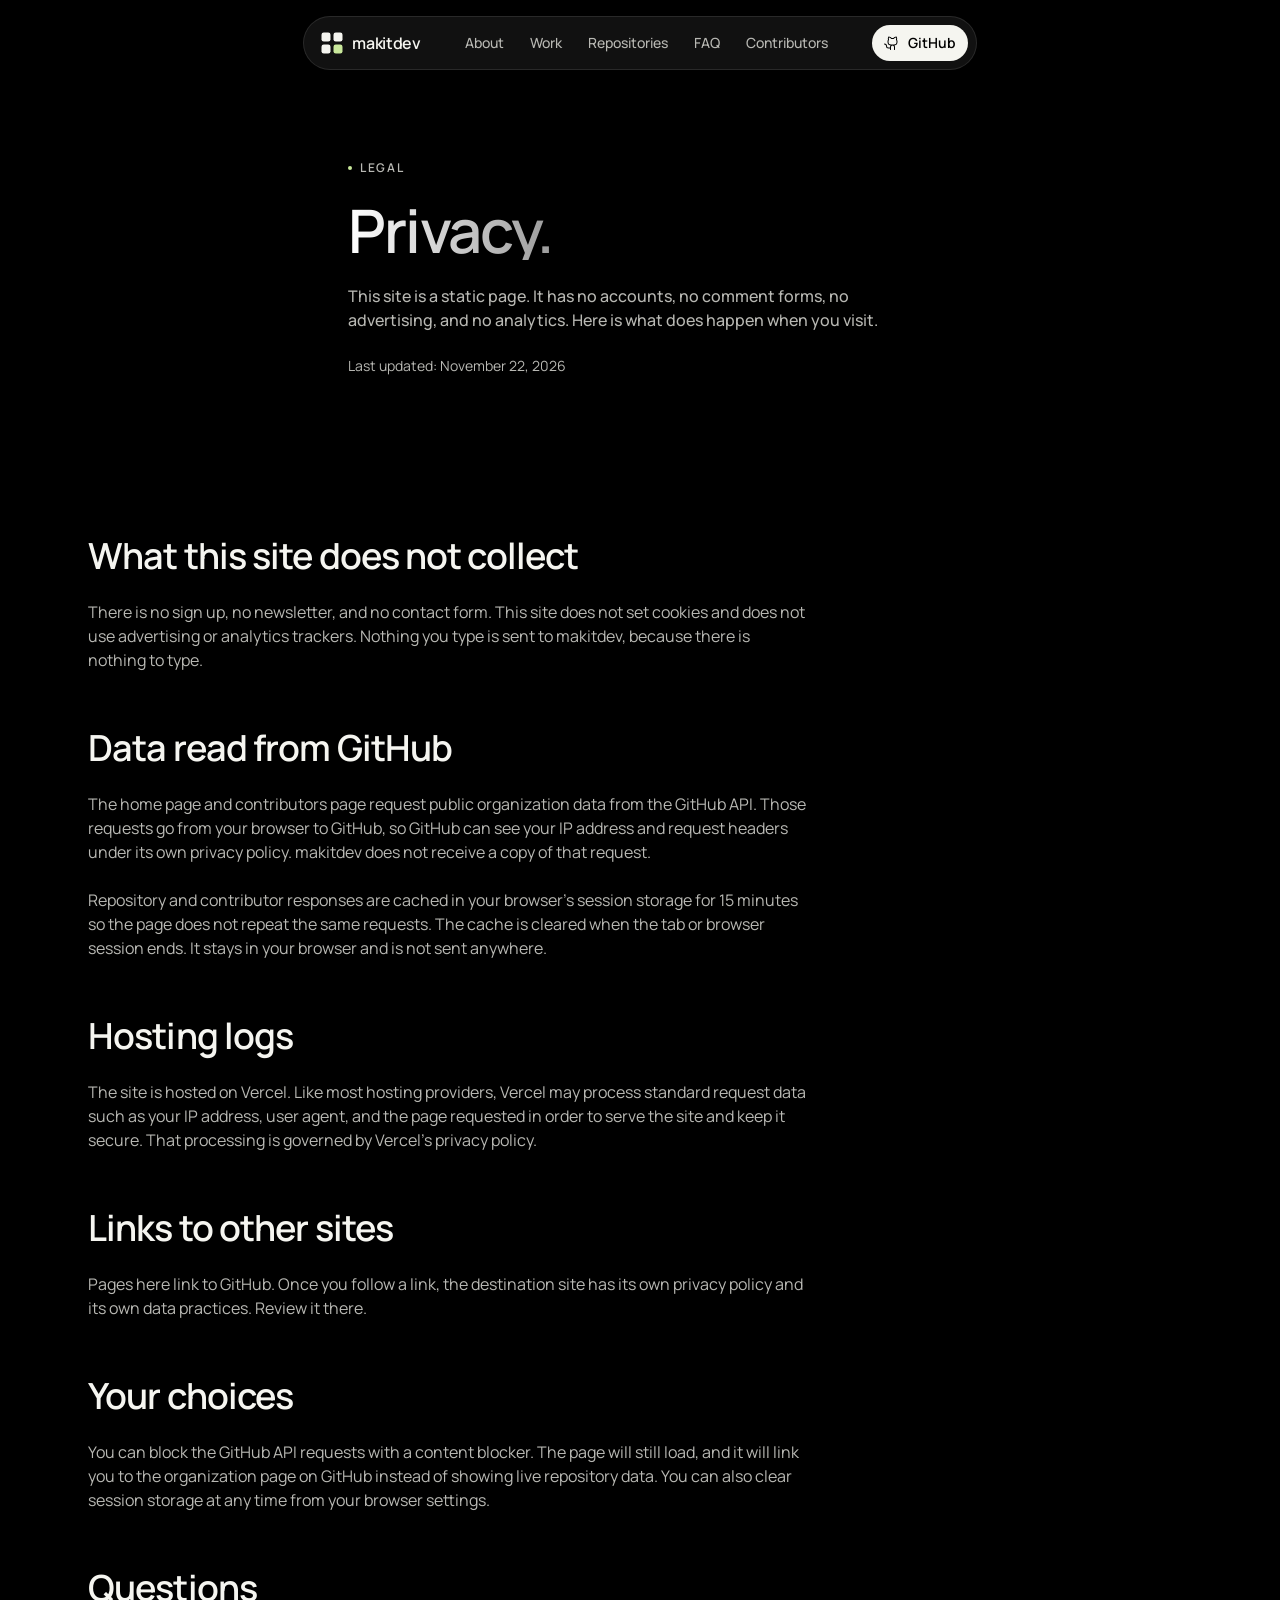
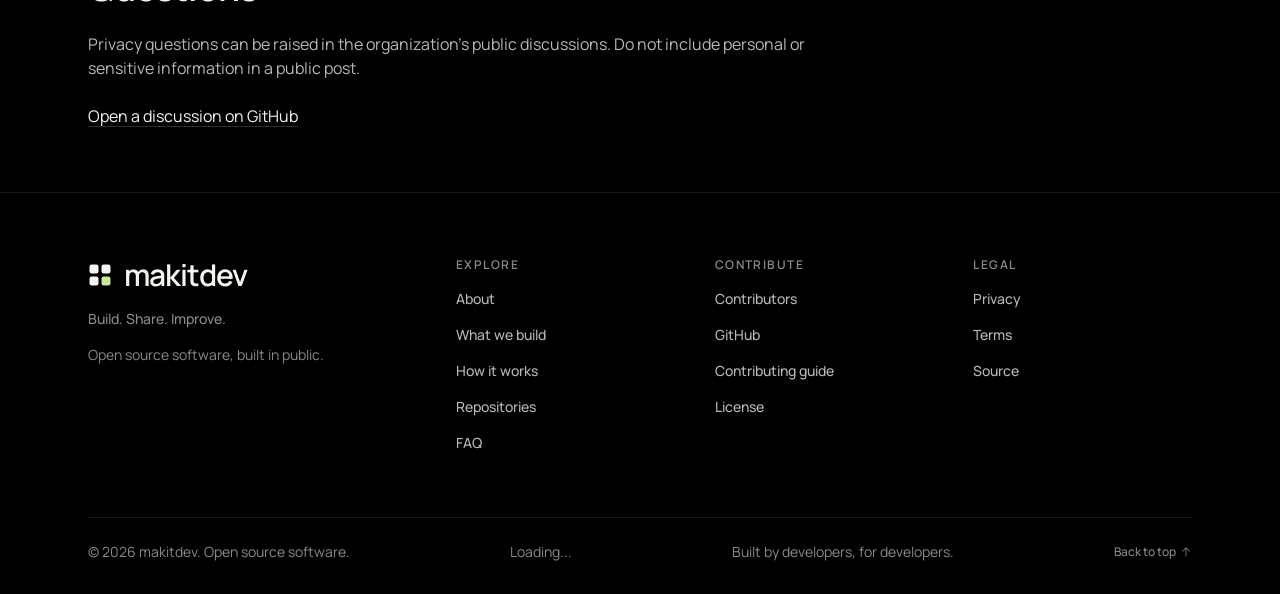
<file: privacy.html>
<!DOCTYPE html>
<html lang="en">
<head>
  <meta charset="UTF-8">
  <meta name="viewport" content="width=device-width, initial-scale=1">
  <title>Privacy | makitdev</title>
  <meta name="description" content="How the makitdev website handles data. No accounts, no analytics, no advertising, and no cookies set by this site.">
  <meta name="author" content="makitdev">
  <meta name="theme-color" content="#000000">
  <link rel="canonical" href="https://makitdev.vercel.app/privacy.html">
  <meta name="robots" content="index, follow">

  <meta property="og:type" content="website">
  <meta property="og:url" content="https://makitdev.vercel.app/privacy.html">
  <meta property="og:title" content="Privacy | makitdev">
  <meta property="og:description" content="How the makitdev website handles data. No accounts, no analytics, no advertising, and no cookies set by this site.">
  <meta property="og:site_name" content="makitdev">
  <meta property="og:image" content="https://makitdev.vercel.app/assets/images/og-1200x630.png">
  <meta property="og:image:width" content="1200">
  <meta property="og:image:height" content="630">
  <meta property="og:image:alt" content="makitdev, built to be used.">

  <meta name="twitter:card" content="summary_large_image">
  <meta name="twitter:title" content="Privacy | makitdev">
  <meta name="twitter:description" content="How the makitdev website handles data. No accounts, no analytics, no advertising, and no cookies set by this site.">
  <meta name="twitter:image" content="https://makitdev.vercel.app/assets/images/og-1200x630.png">

  <link rel="icon" type="image/svg+xml" href="assets/images/favicon.svg">
  <link rel="apple-touch-icon" href="assets/images/apple-touch-icon.png">
  <link rel="preload" href="assets/fonts/manrope-latin.woff2" as="font" type="font/woff2" crossorigin>
  <link rel="stylesheet" href="assets/css/site.min.css?v=4">
  <script>document.documentElement.classList.add("js");</script>
  <noscript>
    <style>
      .nav-toggle { display: none !important; }
      @media (max-width: 900px) {
        .nav { width: 100%; flex-wrap: wrap; justify-content: space-between; border-radius: var(--radius-2xl); }
        .nav-links { display: flex; flex-wrap: wrap; width: 100%; order: 3; justify-content: flex-start; }
        .nav-github { display: inline-flex; }
      }
    </style>
  </noscript>
</head>
<body id="top">

  <a class="skip-link" href="#main">Skip to content</a>

  <header class="site-header">
    <div class="nav">
      <a class="brand" href="index.html" aria-label="makitdev home">
        <svg class="brand-mark" viewBox="0 0 64 64" aria-hidden="true" focusable="false">
          <rect x="4" y="4" width="24" height="24" rx="6" fill="currentColor"/>
          <rect x="36" y="4" width="24" height="24" rx="6" fill="currentColor"/>
          <rect x="4" y="36" width="24" height="24" rx="6" fill="currentColor"/>
          <rect class="brand-mark-accent" x="36" y="36" width="24" height="24" rx="6" fill="currentColor"/>
        </svg>
        <span class="brand-word">makitdev</span>
      </a>
      <nav aria-label="Primary">
        <ul class="nav-links">
          <li><a href="index.html#about">About</a></li>
          <li><a href="index.html#work">Work</a></li>
          <li><a href="index.html#repositories">Repositories</a></li>
          <li><a href="index.html#faq">FAQ</a></li>
          <li><a href="contributors.html">Contributors</a></li>
        </ul>
      </nav>
      <a class="nav-github" href="https://github.com/makitdev" target="_blank" rel="noopener noreferrer">
        <svg class="icon" aria-hidden="true" viewBox="0 0 256 256"><path fill="currentColor" d="M208.31,75.68A59.78,59.78,0,0,0,202.93,28,8,8,0,0,0,196,24a59.75,59.75,0,0,0-48,24H124A59.75,59.75,0,0,0,76,24a8,8,0,0,0-6.93,4,59.78,59.78,0,0,0-5.38,47.68A58.14,58.14,0,0,0,56,104v8a56.06,56.06,0,0,0,48.44,55.47A39.8,39.8,0,0,0,96,192v8H72a24,24,0,0,1-24-24A40,40,0,0,0,8,136a8,8,0,0,0,0,16,24,24,0,0,1,24,24,40,40,0,0,0,40,40H96v16a8,8,0,0,0,16,0V192a24,24,0,0,1,48,0v40a8,8,0,0,0,16,0V192a39.8,39.8,0,0,0-8.44-24.53A56.06,56.06,0,0,0,216,112v-8A58.14,58.14,0,0,0,208.31,75.68ZM200,112a40,40,0,0,1-40,40H112a40,40,0,0,1-40-40v-8a41.74,41.74,0,0,1,6.9-22.48A8,8,0,0,0,80,73.83a43.81,43.81,0,0,1,.79-33.58,43.88,43.88,0,0,1,32.32,20.06A8,8,0,0,0,119.82,64h32.35a8,8,0,0,0,6.74-3.69,43.87,43.87,0,0,1,32.32-20.06A43.81,43.81,0,0,1,192,73.83a8.09,8.09,0,0,0,1,7.65A41.72,41.72,0,0,1,200,104Z"/></svg>
        GitHub
      </a>
      <button class="nav-toggle" type="button" aria-expanded="false" aria-controls="nav-drawer">
        <span class="nav-toggle-label">Menu</span>
        <span class="nav-toggle-bars" aria-hidden="true"><span></span><span></span></span>
      </button>
    </div>
  </header>

  <button class="nav-scrim" type="button" aria-label="Close menu"></button>

  <div class="nav-drawer" id="nav-drawer" role="dialog" aria-modal="true" aria-label="Menu">
    <nav aria-label="Mobile">
      <ul class="nav-drawer-list">
        <li style="--i:0"><a href="index.html#about"><span>About</span><span class="nav-drawer-index">01</span></a></li>
        <li style="--i:1"><a href="index.html#work"><span>Work</span><span class="nav-drawer-index">02</span></a></li>
        <li style="--i:2"><a href="index.html#repositories"><span>Repositories</span><span class="nav-drawer-index">03</span></a></li>
        <li style="--i:3"><a href="index.html#faq"><span>FAQ</span><span class="nav-drawer-index">04</span></a></li>
        <li style="--i:4"><a href="contributors.html"><span>Contributors</span><span class="nav-drawer-index">05</span></a></li>
      </ul>
      <a class="btn nav-drawer-cta" href="https://github.com/makitdev" target="_blank" rel="noopener noreferrer">
        Explore the GitHub org
        <svg class="icon" aria-hidden="true" viewBox="0 0 256 256"><path fill="currentColor" d="M200,64V168a8,8,0,0,1-16,0V83.31L69.66,197.66a8,8,0,0,1-11.32-11.32L172.69,72H88a8,8,0,0,1,0-16H192A8,8,0,0,1,200,64Z"/></svg>
      </a>
    </nav>
  </div>

  <main id="main">
    <section class="page-hero" aria-labelledby="privacy-title">
      <div class="container page-hero-inner">
        <p class="eyebrow">Legal</p>
        <h1 class="heading-1 display-title" id="privacy-title">Privacy.</h1>
        <p class="body-2">
          This site is a static page. It has no accounts, no comment forms, no
          advertising, and no analytics. Here is what does happen when you visit.
        </p>
        <p class="updated caption-2">Last updated: November 22, 2026</p>
      </div>
    </section>

    <section class="section section--tight">
      <div class="container">
        <div class="prose">
          <h2 class="heading-3">What this site does not collect</h2>
          <p class="body-3">
            There is no sign up, no newsletter, and no contact form. This site does
            not set cookies and does not use advertising or analytics trackers.
            Nothing you type is sent to makitdev, because there is nothing to type.
          </p>

          <h2 class="heading-3">Data read from GitHub</h2>
          <p class="body-3">
            The home page and contributors page request public organization data
            from the GitHub API. Those requests go from your browser to GitHub, so
            GitHub can see your IP address and request headers under its own privacy
            policy. makitdev does not receive a copy of that request.
          </p>
          <p class="body-3">
            Repository and contributor responses are cached in your browser's
            session storage for 15 minutes so the page does not repeat the same
            requests. The cache is cleared when the tab or browser session ends.
            It stays in your browser and is not sent anywhere.
          </p>

          <h2 class="heading-3">Hosting logs</h2>
          <p class="body-3">
            The site is hosted on Vercel. Like most hosting providers, Vercel may
            process standard request data such as your IP address, user agent, and
            the page requested in order to serve the site and keep it secure. That
            processing is governed by Vercel's privacy policy.
          </p>

          <h2 class="heading-3">Links to other sites</h2>
          <p class="body-3">
            Pages here link to GitHub. Once you follow a link, the destination site
            has its own privacy policy and its own data practices. Review it there.
          </p>

          <h2 class="heading-3">Your choices</h2>
          <p class="body-3">
            You can block the GitHub API requests with a content blocker. The page
            will still load, and it will link you to the organization page on
            GitHub instead of showing live repository data. You can also clear
            session storage at any time from your browser settings.
          </p>

          <h2 class="heading-3">Questions</h2>
          <p class="body-3">
            Privacy questions can be raised in the organization's public
            discussions. Do not include personal or sensitive information in a
            public post.
          </p>
          <p class="body-3">
            <a href="https://github.com/makitdev/makitdev/discussions" target="_blank" rel="noopener noreferrer">Open a discussion on GitHub</a>
          </p>
        </div>
      </div>
    </section>
  </main>

  <footer class="site-footer">
    <div class="container">
      <div class="footer-grid">
        <div class="footer-brand">
          <div class="footer-lockup">
            <svg class="brand-mark" viewBox="0 0 64 64" aria-hidden="true" focusable="false">
              <rect x="4" y="4" width="24" height="24" rx="6" fill="currentColor"/>
              <rect x="36" y="4" width="24" height="24" rx="6" fill="currentColor"/>
              <rect x="4" y="36" width="24" height="24" rx="6" fill="currentColor"/>
              <rect class="brand-mark-accent" x="36" y="36" width="24" height="24" rx="6" fill="currentColor"/>
            </svg>
            <p class="footer-word">makitdev</p>
          </div>
          <p class="footer-tagline body-5">Build. Share. Improve.</p>
          <p class="footer-note caption-2">Open source software, built in public.</p>
        </div>

        <div class="footer-col">
          <p class="footer-col-title caption-3">Explore</p>
          <a href="index.html#about">About</a>
          <a href="index.html#work">What we build</a>
          <a href="index.html#process">How it works</a>
          <a href="index.html#repositories">Repositories</a>
          <a href="index.html#faq">FAQ</a>
        </div>

        <div class="footer-col">
          <p class="footer-col-title caption-3">Contribute</p>
          <a href="contributors.html">Contributors</a>
          <a href="https://github.com/makitdev" target="_blank" rel="noopener noreferrer">GitHub</a>
          <a href="https://github.com/makitdev/makitdev/blob/main/CONTRIBUTING.md" target="_blank" rel="noopener noreferrer">Contributing guide</a>
          <a href="https://github.com/makitdev/makitdev/blob/main/LICENSE" target="_blank" rel="noopener noreferrer">License</a>
        </div>

        <div class="footer-col">
          <p class="footer-col-title caption-3">Legal</p>
          <a href="privacy.html" aria-current="page">Privacy</a>
          <a href="terms.html">Terms</a>
          <a href="https://github.com/makitdev" target="_blank" rel="noopener noreferrer">Source</a>
        </div>
      </div>

      <div class="footer-bottom">
        <p class="caption-2">© <span data-year>2026</span> makitdev. Open source software.</p>
        <div id="visitor-count" class="visitor-count caption-2" aria-live="polite">Loading...</div>
        <p class="caption-2">Built by developers, for developers.</p>
        <a class="footer-top-link" href="#top">
          Back to top
          <svg class="icon" aria-hidden="true" viewBox="0 0 256 256"><path fill="currentColor" d="M205.66,117.66a8,8,0,0,1-11.32,0L136,59.31V216a8,8,0,0,1-16,0V59.31L61.66,117.66a8,8,0,0,1-11.32-11.32l72-72a8,8,0,0,1,11.32,0l72,72A8,8,0,0,1,205.66,117.66Z"/></svg>
        </a>
      </div>
    </div>
    <script>
async function trackAndCount() {
  const res = await fetch("https://api.webpulseanalytics.tech/api/v1/track/trk_23c35b58bb8f", {
    method: "POST",
    headers: { "Content-Type": "application/json" },
    body: JSON.stringify({
      pageUrl: window.location.href,
      title: document.title
    })
  });
  const data = await res.json();
  if (data.count !== undefined) {
    document.getElementById("visitor-count").innerText = data.count + " Visits";
  }
}
trackAndCount();
    </script>
  </footer>

  <script src="assets/js/main.js?v=4" defer></script>
</body>
</html>
</file>
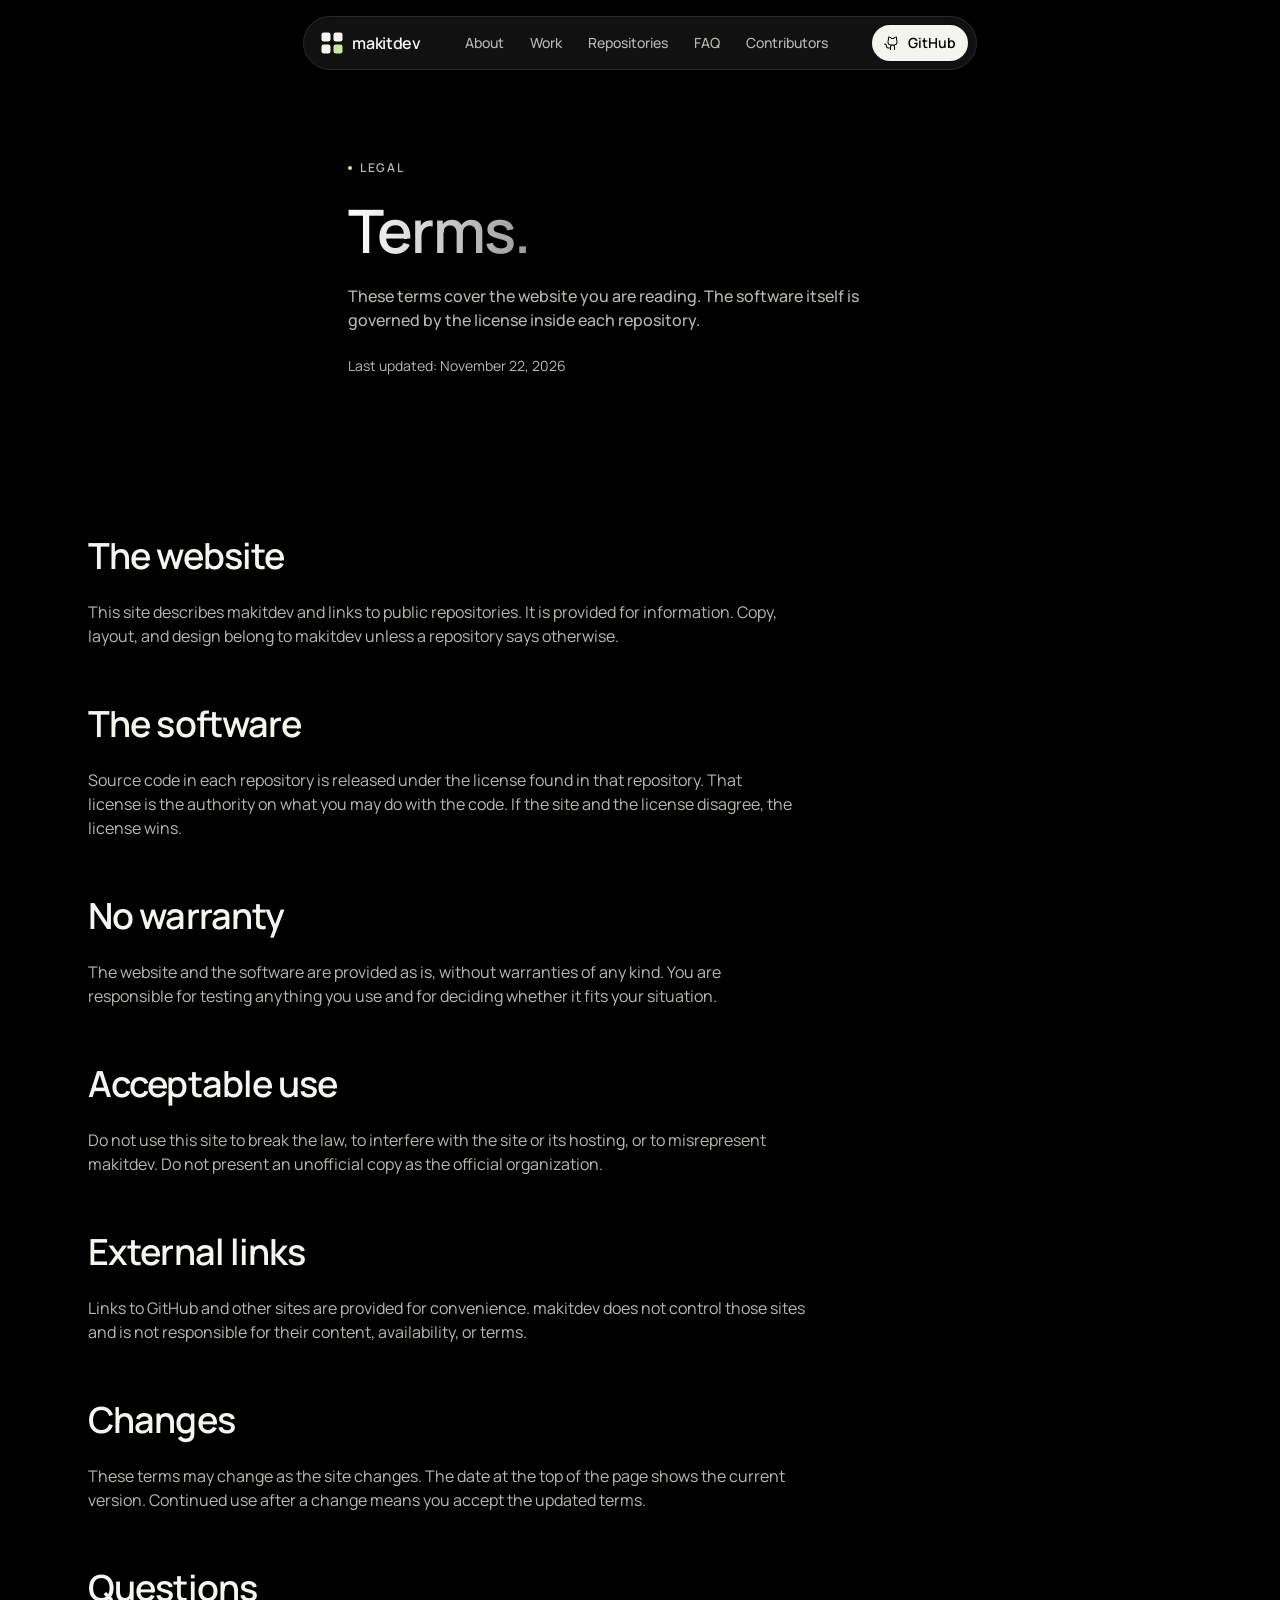
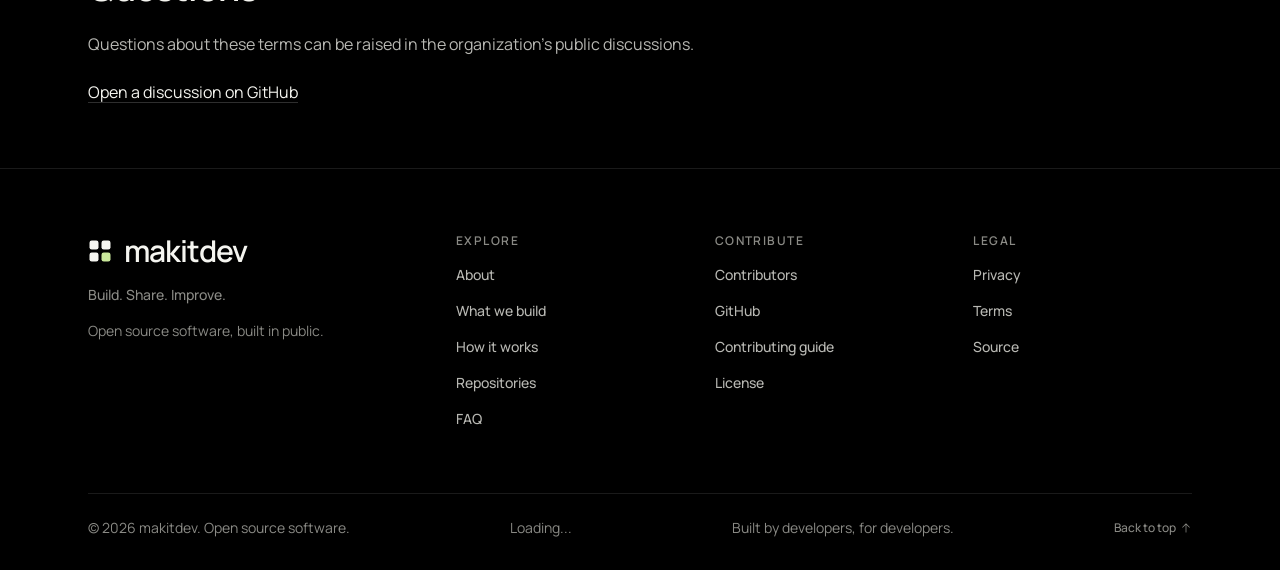
<file: terms.html>
<!DOCTYPE html>
<html lang="en">
<head>
  <meta charset="UTF-8">
  <meta name="viewport" content="width=device-width, initial-scale=1">
  <title>Terms | makitdev</title>
  <meta name="description" content="Terms for using the makitdev website. Repository code is governed by each repository's license.">
  <meta name="author" content="makitdev">
  <meta name="theme-color" content="#000000">
  <link rel="canonical" href="https://makitdev.vercel.app/terms.html">
  <meta name="robots" content="index, follow">

  <meta property="og:type" content="website">
  <meta property="og:url" content="https://makitdev.vercel.app/terms.html">
  <meta property="og:title" content="Terms | makitdev">
  <meta property="og:description" content="Terms for using the makitdev website. Repository code is governed by each repository's license.">
  <meta property="og:site_name" content="makitdev">
  <meta property="og:image" content="https://makitdev.vercel.app/assets/images/og-1200x630.png">
  <meta property="og:image:width" content="1200">
  <meta property="og:image:height" content="630">
  <meta property="og:image:alt" content="makitdev, built to be used.">

  <meta name="twitter:card" content="summary_large_image">
  <meta name="twitter:title" content="Terms | makitdev">
  <meta name="twitter:description" content="Terms for using the makitdev website. Repository code is governed by each repository's license.">
  <meta name="twitter:image" content="https://makitdev.vercel.app/assets/images/og-1200x630.png">

  <link rel="icon" type="image/svg+xml" href="assets/images/favicon.svg">
  <link rel="apple-touch-icon" href="assets/images/apple-touch-icon.png">
  <link rel="preload" href="assets/fonts/manrope-latin.woff2" as="font" type="font/woff2" crossorigin>
  <link rel="stylesheet" href="assets/css/site.min.css?v=4">
  <script>document.documentElement.classList.add("js");</script>
  <noscript>
    <style>
      .nav-toggle { display: none !important; }
      @media (max-width: 900px) {
        .nav { width: 100%; flex-wrap: wrap; justify-content: space-between; border-radius: var(--radius-2xl); }
        .nav-links { display: flex; flex-wrap: wrap; width: 100%; order: 3; justify-content: flex-start; }
        .nav-github { display: inline-flex; }
      }
    </style>
  </noscript>
</head>
<body id="top">

  <a class="skip-link" href="#main">Skip to content</a>

  <header class="site-header">
    <div class="nav">
      <a class="brand" href="index.html" aria-label="makitdev home">
        <svg class="brand-mark" viewBox="0 0 64 64" aria-hidden="true" focusable="false">
          <rect x="4" y="4" width="24" height="24" rx="6" fill="currentColor"/>
          <rect x="36" y="4" width="24" height="24" rx="6" fill="currentColor"/>
          <rect x="4" y="36" width="24" height="24" rx="6" fill="currentColor"/>
          <rect class="brand-mark-accent" x="36" y="36" width="24" height="24" rx="6" fill="currentColor"/>
        </svg>
        <span class="brand-word">makitdev</span>
      </a>
      <nav aria-label="Primary">
        <ul class="nav-links">
          <li><a href="index.html#about">About</a></li>
          <li><a href="index.html#work">Work</a></li>
          <li><a href="index.html#repositories">Repositories</a></li>
          <li><a href="index.html#faq">FAQ</a></li>
          <li><a href="contributors.html">Contributors</a></li>
        </ul>
      </nav>
      <a class="nav-github" href="https://github.com/makitdev" target="_blank" rel="noopener noreferrer">
        <svg class="icon" aria-hidden="true" viewBox="0 0 256 256"><path fill="currentColor" d="M208.31,75.68A59.78,59.78,0,0,0,202.93,28,8,8,0,0,0,196,24a59.75,59.75,0,0,0-48,24H124A59.75,59.75,0,0,0,76,24a8,8,0,0,0-6.93,4,59.78,59.78,0,0,0-5.38,47.68A58.14,58.14,0,0,0,56,104v8a56.06,56.06,0,0,0,48.44,55.47A39.8,39.8,0,0,0,96,192v8H72a24,24,0,0,1-24-24A40,40,0,0,0,8,136a8,8,0,0,0,0,16,24,24,0,0,1,24,24,40,40,0,0,0,40,40H96v16a8,8,0,0,0,16,0V192a24,24,0,0,1,48,0v40a8,8,0,0,0,16,0V192a39.8,39.8,0,0,0-8.44-24.53A56.06,56.06,0,0,0,216,112v-8A58.14,58.14,0,0,0,208.31,75.68ZM200,112a40,40,0,0,1-40,40H112a40,40,0,0,1-40-40v-8a41.74,41.74,0,0,1,6.9-22.48A8,8,0,0,0,80,73.83a43.81,43.81,0,0,1,.79-33.58,43.88,43.88,0,0,1,32.32,20.06A8,8,0,0,0,119.82,64h32.35a8,8,0,0,0,6.74-3.69,43.87,43.87,0,0,1,32.32-20.06A43.81,43.81,0,0,1,192,73.83a8.09,8.09,0,0,0,1,7.65A41.72,41.72,0,0,1,200,104Z"/></svg>
        GitHub
      </a>
      <button class="nav-toggle" type="button" aria-expanded="false" aria-controls="nav-drawer">
        <span class="nav-toggle-label">Menu</span>
        <span class="nav-toggle-bars" aria-hidden="true"><span></span><span></span></span>
      </button>
    </div>
  </header>

  <button class="nav-scrim" type="button" aria-label="Close menu"></button>

  <div class="nav-drawer" id="nav-drawer" role="dialog" aria-modal="true" aria-label="Menu">
    <nav aria-label="Mobile">
      <ul class="nav-drawer-list">
        <li style="--i:0"><a href="index.html#about"><span>About</span><span class="nav-drawer-index">01</span></a></li>
        <li style="--i:1"><a href="index.html#work"><span>Work</span><span class="nav-drawer-index">02</span></a></li>
        <li style="--i:2"><a href="index.html#repositories"><span>Repositories</span><span class="nav-drawer-index">03</span></a></li>
        <li style="--i:3"><a href="index.html#faq"><span>FAQ</span><span class="nav-drawer-index">04</span></a></li>
        <li style="--i:4"><a href="contributors.html"><span>Contributors</span><span class="nav-drawer-index">05</span></a></li>
      </ul>
      <a class="btn nav-drawer-cta" href="https://github.com/makitdev" target="_blank" rel="noopener noreferrer">
        Explore the GitHub org
        <svg class="icon" aria-hidden="true" viewBox="0 0 256 256"><path fill="currentColor" d="M200,64V168a8,8,0,0,1-16,0V83.31L69.66,197.66a8,8,0,0,1-11.32-11.32L172.69,72H88a8,8,0,0,1,0-16H192A8,8,0,0,1,200,64Z"/></svg>
      </a>
    </nav>
  </div>

  <main id="main">
    <section class="page-hero" aria-labelledby="terms-title">
      <div class="container page-hero-inner">
        <p class="eyebrow">Legal</p>
        <h1 class="heading-1 display-title" id="terms-title">Terms.</h1>
        <p class="body-2">
          These terms cover the website you are reading. The software itself is
          governed by the license inside each repository.
        </p>
        <p class="updated caption-2">Last updated: November 22, 2026</p>
      </div>
    </section>

    <section class="section section--tight">
      <div class="container">
        <div class="prose">
          <h2 class="heading-3">The website</h2>
          <p class="body-3">
            This site describes makitdev and links to public repositories. It is
            provided for information. Copy, layout, and design belong to makitdev
            unless a repository says otherwise.
          </p>

          <h2 class="heading-3">The software</h2>
          <p class="body-3">
            Source code in each repository is released under the license found in
            that repository. That license is the authority on what you may do with
            the code. If the site and the license disagree, the license wins.
          </p>

          <h2 class="heading-3">No warranty</h2>
          <p class="body-3">
            The website and the software are provided as is, without warranties of
            any kind. You are responsible for testing anything you use and for
            deciding whether it fits your situation.
          </p>

          <h2 class="heading-3">Acceptable use</h2>
          <p class="body-3">
            Do not use this site to break the law, to interfere with the site or
            its hosting, or to misrepresent makitdev. Do not present an unofficial
            copy as the official organization.
          </p>

          <h2 class="heading-3">External links</h2>
          <p class="body-3">
            Links to GitHub and other sites are provided for convenience. makitdev
            does not control those sites and is not responsible for their content,
            availability, or terms.
          </p>

          <h2 class="heading-3">Changes</h2>
          <p class="body-3">
            These terms may change as the site changes. The date at the top of the
            page shows the current version. Continued use after a change means you
            accept the updated terms.
          </p>

          <h2 class="heading-3">Questions</h2>
          <p class="body-3">
            Questions about these terms can be raised in the organization's public
            discussions.
          </p>
          <p class="body-3">
            <a href="https://github.com/makitdev/makitdev/discussions" target="_blank" rel="noopener noreferrer">Open a discussion on GitHub</a>
          </p>
        </div>
      </div>
    </section>
  </main>

  <footer class="site-footer">
    <div class="container">
      <div class="footer-grid">
        <div class="footer-brand">
          <div class="footer-lockup">
            <svg class="brand-mark" viewBox="0 0 64 64" aria-hidden="true" focusable="false">
              <rect x="4" y="4" width="24" height="24" rx="6" fill="currentColor"/>
              <rect x="36" y="4" width="24" height="24" rx="6" fill="currentColor"/>
              <rect x="4" y="36" width="24" height="24" rx="6" fill="currentColor"/>
              <rect class="brand-mark-accent" x="36" y="36" width="24" height="24" rx="6" fill="currentColor"/>
            </svg>
            <p class="footer-word">makitdev</p>
          </div>
          <p class="footer-tagline body-5">Build. Share. Improve.</p>
          <p class="footer-note caption-2">Open source software, built in public.</p>
        </div>

        <div class="footer-col">
          <p class="footer-col-title caption-3">Explore</p>
          <a href="index.html#about">About</a>
          <a href="index.html#work">What we build</a>
          <a href="index.html#process">How it works</a>
          <a href="index.html#repositories">Repositories</a>
          <a href="index.html#faq">FAQ</a>
        </div>

        <div class="footer-col">
          <p class="footer-col-title caption-3">Contribute</p>
          <a href="contributors.html">Contributors</a>
          <a href="https://github.com/makitdev" target="_blank" rel="noopener noreferrer">GitHub</a>
          <a href="https://github.com/makitdev/makitdev/blob/main/CONTRIBUTING.md" target="_blank" rel="noopener noreferrer">Contributing guide</a>
          <a href="https://github.com/makitdev/makitdev/blob/main/LICENSE" target="_blank" rel="noopener noreferrer">License</a>
        </div>

        <div class="footer-col">
          <p class="footer-col-title caption-3">Legal</p>
          <a href="privacy.html">Privacy</a>
          <a href="terms.html" aria-current="page">Terms</a>
          <a href="https://github.com/makitdev" target="_blank" rel="noopener noreferrer">Source</a>
        </div>
      </div>

      <div class="footer-bottom">
        <p class="caption-2">© <span data-year>2026</span> makitdev. Open source software.</p>
        <div id="visitor-count" class="visitor-count caption-2" aria-live="polite">Loading...</div>
        <p class="caption-2">Built by developers, for developers.</p>
        <a class="footer-top-link" href="#top">
          Back to top
          <svg class="icon" aria-hidden="true" viewBox="0 0 256 256"><path fill="currentColor" d="M205.66,117.66a8,8,0,0,1-11.32,0L136,59.31V216a8,8,0,0,1-16,0V59.31L61.66,117.66a8,8,0,0,1-11.32-11.32l72-72a8,8,0,0,1,11.32,0l72,72A8,8,0,0,1,205.66,117.66Z"/></svg>
        </a>
      </div>
    </div>
    <script>
async function trackAndCount() {
  const res = await fetch("https://api.webpulseanalytics.tech/api/v1/track/trk_23c35b58bb8f", {
    method: "POST",
    headers: { "Content-Type": "application/json" },
    body: JSON.stringify({
      pageUrl: window.location.href,
      title: document.title
    })
  });
  const data = await res.json();
  if (data.count !== undefined) {
    document.getElementById("visitor-count").innerText = data.count + " Visits";
  }
}
trackAndCount();
    </script>
  </footer>

  <script src="assets/js/main.js?v=4" defer></script>
</body>
</html>
</file>
<file: assets/css/site.min.css>
:root{color-scheme:dark;--bg:#000000;--surface-1:#181818;--surface-2:#1f1f1f;--surface-3:#272727;--surface-4:#313131;--surface-warm:#131209;--ink:#f5f5f0;--ink-2:#b8b8b3;--ink-3:#8a8a85;--accent:#c9e89b;--accent-strong:#d8f2b0;--accent-soft:rgba(201,232,155,0.12);--line:rgba(255,255,255,0.1);--line-strong:rgba(255,255,255,0.18);--line-accent:rgba(201,232,155,0.4);--text-xs:0.75rem;--leading-xs:1rem;--text-sm:0.875rem;--leading-sm:1.25rem;--text-base:1rem;--leading-base:1.5rem;--text-lg:1.125rem;--leading-lg:1.75rem;--text-xl:1.25rem;--leading-xl:1.75rem;--text-2xl:1.5rem;--leading-2xl:2rem;--text-3xl:1.875rem;--leading-3xl:2.25rem;--text-4xl:2.25rem;--leading-4xl:2.5rem;--text-5xl:3rem;--leading-5xl:1;--text-6xl:3.75rem;--leading-6xl:1;--text-7xl:4.5rem;--leading-7xl:1;--space-0:0px;--space-25:2px;--space-50:4px;--space-75:8px;--space-100:12px;--space-200:16px;--space-300:24px;--space-400:32px;--space-500:40px;--space-600:48px;--space-700:64px;--space-800:80px;--space-900:96px;--radius-sm:2px;--radius:4px;--radius-md:6px;--radius-lg:8px;--radius-xl:12px;--radius-2xl:16px;--radius-3xl:24px;--radius-full:9999px;--ease:cubic-bezier(0.22,1,0.36,1);--duration-fast:300ms;--duration-base:500ms;--duration-reveal:700ms;--container:1200px;--measure:680px;--nav-offset:calc(var(--space-900) + var(--space-300))}*,*::before,*::after{box-sizing:border-box}html{-webkit-text-size-adjust:100%;scroll-behavior:smooth}body{margin:0;background:var(--bg);color:var(--ink);font-family:"Manrope","Segoe UI",sans-serif;font-size:var(--text-base);line-height:var(--leading-base);font-weight:400;-webkit-font-smoothing:antialiased;text-rendering:optimizeLegibility;overflow-x:clip}h1,h2,h3,h4,h5,h6,p,blockquote,figure{margin:0}ul,ol{margin:0;padding:0;list-style:none}img,svg{display:block;max-width:100%}button,input,textarea,select{font:inherit;color:inherit}button{cursor:pointer}a{color:inherit;text-decoration:none}::selection{background:var(--accent);color:var(--bg)}body.is-locked{overflow:hidden}:focus-visible{outline:2px solid var(--accent);outline-offset:var(--space-25)}@font-face{font-family:"Manrope";font-style:normal;font-weight:400 800;font-display:swap;src:url("../fonts/manrope-latin.woff2") format("woff2");unicode-range:U+0000-00FF,U+0131,U+0152-0153,U+02BB-02BC,U+02C6,U+02DA,U+02DC,U+0304,U+0308,U+0329,U+2000-206F,U+20AC,U+2122,U+2191,U+2193,U+2212,U+2215,U+FEFF,U+FFFD}.sr-only{position:absolute;width:1px;height:1px;padding:0;margin:-1px;overflow:hidden;clip:rect(0,0,0,0);white-space:nowrap;border:0}.skip-link{position:fixed;top:var(--space-200);left:var(--space-200);z-index:100;padding:var(--space-75) var(--space-100);border-radius:var(--radius-full);background:var(--accent);color:var(--bg);font-size:var(--text-sm);line-height:var(--leading-sm);font-weight:600;transform:translateY(calc(-100% - var(--space-400)));transition:transform var(--duration-base) var(--ease)}.skip-link:focus{transform:none}.heading-1{font-size:var(--text-4xl);line-height:var(--leading-4xl);font-weight:600;letter-spacing:-0.03em;text-wrap:balance}.heading-2{font-size:var(--text-3xl);line-height:var(--leading-3xl);font-weight:600;letter-spacing:-0.03em;text-wrap:balance}.heading-3{font-size:var(--text-2xl);line-height:var(--leading-2xl);font-weight:600;letter-spacing:-0.025em;text-wrap:balance}.heading-4{font-size:var(--text-2xl);line-height:var(--leading-2xl);font-weight:600;letter-spacing:-0.02em;text-wrap:balance}.heading-5{font-size:var(--text-2xl);line-height:var(--leading-2xl);font-weight:600;letter-spacing:-0.02em;text-wrap:balance}.heading-6{font-size:var(--text-xl);line-height:var(--leading-xl);font-weight:600;letter-spacing:-0.015em;text-wrap:balance}.title-1{font-size:var(--text-xl);line-height:var(--leading-xl);font-weight:500;letter-spacing:-0.015em}.title-2{font-size:var(--text-lg);line-height:var(--leading-lg);font-weight:500;letter-spacing:-0.01em}.title-3{font-size:var(--text-base);line-height:var(--leading-base);font-weight:500}.title-4{font-size:var(--text-sm);line-height:var(--leading-sm);font-weight:500}.title-5{font-size:var(--text-xs);line-height:var(--leading-xs);font-weight:500}.body-1{font-size:var(--text-base);line-height:var(--leading-base);font-weight:600;text-wrap:pretty}.body-2{font-size:var(--text-base);line-height:var(--leading-base);font-weight:500;text-wrap:pretty}.body-3{font-size:var(--text-base);line-height:var(--leading-base);font-weight:400;text-wrap:pretty}.body-4{font-size:var(--text-sm);line-height:var(--leading-sm);font-weight:600;text-wrap:pretty}.body-5{font-size:var(--text-sm);line-height:var(--leading-sm);font-weight:500;text-wrap:pretty}.body-6{font-size:var(--text-sm);line-height:var(--leading-sm);font-weight:400;text-wrap:pretty}.button-lg{font-size:var(--text-lg);line-height:var(--leading-lg);font-weight:600}.button-md{font-size:var(--text-base);line-height:var(--leading-base);font-weight:600}.button-sm{font-size:var(--text-sm);line-height:var(--leading-sm);font-weight:600}.button-xsm{font-size:var(--text-xs);line-height:var(--leading-xs);font-weight:600}.caption-1{font-size:var(--text-sm);line-height:var(--leading-sm);font-weight:500}.caption-2{font-size:var(--text-sm);line-height:var(--leading-sm);font-weight:400}.caption-3{font-size:var(--text-xs);line-height:var(--leading-xs);font-weight:600}.caption-4{font-size:var(--text-xs);line-height:var(--leading-xs);font-weight:500}.caption-5{font-size:var(--text-xs);line-height:var(--leading-xs);font-weight:400}@media (min-width:768px){.heading-1{font-size:var(--text-5xl);line-height:var(--leading-5xl)}.heading-2{font-size:var(--text-4xl);line-height:var(--leading-4xl)}.heading-3{font-size:var(--text-3xl);line-height:var(--leading-3xl)}.heading-4{font-size:var(--text-3xl);line-height:var(--leading-3xl)}}@media (min-width:1024px){.heading-1{font-size:var(--text-6xl);line-height:var(--leading-6xl)}.heading-2{font-size:var(--text-5xl);line-height:var(--leading-5xl)}.heading-3{font-size:var(--text-4xl);line-height:var(--leading-4xl)}}.container{width:100%;max-width:var(--container);margin-inline:auto;padding-inline:var(--space-300)}.section{padding-block:var(--space-700)}.section--surface{background:var(--surface-1)}.section--tight{padding-block:var(--space-600)}.section-head{display:grid;gap:var(--space-200);max-width:var(--measure);margin-bottom:var(--space-600)}.section-head--center{margin-inline:auto;text-align:center;justify-items:center}.section-footer{margin-top:var(--space-500)}.eyebrow{display:inline-flex;align-items:center;gap:var(--space-75);font-size:var(--text-xs);line-height:var(--leading-xs);font-weight:600;letter-spacing:0.14em;text-transform:uppercase;color:var(--ink-3)}.eyebrow::before{content:"";width:var(--space-50);height:var(--space-50);border-radius:var(--radius-full);background:var(--accent)}.eyebrow .icon{width:var(--space-100);height:var(--space-100);flex:none}.eyebrow--plain::before{display:none}@media (min-width:768px){.container{padding-inline:var(--space-400)}.section{padding-block:var(--space-900)}.section--tight{padding-block:var(--space-700)}.section-head{margin-bottom:var(--space-700)}}@media (min-width:1200px){.container{padding-inline:var(--space-600)}}.site-header{position:fixed;inset-block-start:var(--space-200);inset-inline:0;z-index:50;display:flex;justify-content:center;padding-inline:var(--space-300);pointer-events:none}.nav{pointer-events:auto;display:inline-flex;align-items:center;gap:var(--space-300);max-width:100%;padding:var(--space-75) var(--space-75) var(--space-75) var(--space-200);background:rgba(24,24,24,0.72);border:1px solid var(--line);border-radius:var(--radius-full);backdrop-filter:blur(20px);-webkit-backdrop-filter:blur(20px)}.brand{display:inline-flex;align-items:center;gap:var(--space-75);flex:none}.brand-mark{width:var(--space-300);height:var(--space-300);flex:none;color:var(--ink)}.brand-mark-accent{color:var(--accent)}.brand-word{font-size:var(--text-base);line-height:var(--leading-base);font-weight:600;letter-spacing:-0.02em}.nav-links{display:flex;align-items:center;gap:var(--space-25)}.nav-links a{display:inline-flex;align-items:center;padding:var(--space-75) var(--space-100);border-radius:var(--radius-full);font-size:var(--text-sm);line-height:var(--leading-sm);font-weight:500;color:var(--ink-2);transition:color var(--duration-fast) var(--ease),background-color var(--duration-fast) var(--ease)}.nav-links a:hover{color:var(--ink);background:rgba(255,255,255,0.06)}.nav-links a.is-current,.nav-links a[aria-current="page"]{color:var(--accent);background:var(--accent-soft)}.nav-github{display:inline-flex;align-items:center;gap:var(--space-75);flex:none;padding:var(--space-75) var(--space-100);border-radius:var(--radius-full);background:var(--ink);color:var(--bg);font-size:var(--text-sm);line-height:var(--leading-sm);font-weight:600;transition:background-color var(--duration-fast) var(--ease),transform var(--duration-fast) var(--ease)}.nav-github:hover{background:var(--accent)}.nav-github:active{transform:scale(0.98)}.nav-github .icon{width:var(--space-200);height:var(--space-200)}.nav-toggle{display:none;align-items:center;gap:var(--space-75);padding:var(--space-75) var(--space-100);border:1px solid var(--line-strong);border-radius:var(--radius-full);background:transparent;color:var(--ink);font-size:var(--text-sm);line-height:var(--leading-sm);font-weight:600;transition:border-color var(--duration-fast) var(--ease),background-color var(--duration-fast) var(--ease)}.nav-toggle:hover{border-color:var(--line-accent);background:rgba(255,255,255,0.04)}.nav-toggle-bars{position:relative;display:block;width:var(--space-200);height:var(--space-100);flex:none}.nav-toggle-bars span{position:absolute;left:0;width:100%;height:2px;background:currentColor;border-radius:var(--radius-full);transition:transform var(--duration-base) var(--ease)}.nav-toggle-bars span:first-child{top:2px}.nav-toggle-bars span:last-child{bottom:2px}.site-header.is-open .nav-toggle-bars span:first-child{transform:translateY(4px) rotate(45deg)}.site-header.is-open .nav-toggle-bars span:last-child{transform:translateY(-4px) rotate(-45deg)}.nav-scrim{position:fixed;inset:0;z-index:30;border:0;padding:0;background:rgba(0,0,0,0.6);opacity:0;visibility:hidden;transition:opacity var(--duration-base) var(--ease),visibility 0s linear var(--duration-base)}.nav-scrim.is-open{opacity:1;visibility:visible;transition:opacity var(--duration-base) var(--ease)}.nav-drawer{position:fixed;inset:0;z-index:40;display:flex;flex-direction:column;justify-content:center;padding:var(--nav-offset) var(--space-300) var(--space-600);background:rgba(0,0,0,0.94);backdrop-filter:blur(24px);-webkit-backdrop-filter:blur(24px);opacity:0;visibility:hidden;transition:opacity var(--duration-base) var(--ease),visibility 0s linear var(--duration-base)}.nav-drawer.is-open{opacity:1;visibility:visible;transition:opacity var(--duration-base) var(--ease)}.nav-drawer-list{display:grid;gap:var(--space-25);max-width:520px}.nav-drawer-list li{opacity:0;transform:translateY(var(--space-300));transition:opacity var(--duration-base) var(--ease),transform var(--duration-base) var(--ease);transition-delay:calc(var(--i,0) * 60ms)}.nav-drawer.is-open .nav-drawer-list li{opacity:1;transform:none}.nav-drawer-list a{display:flex;align-items:baseline;justify-content:space-between;gap:var(--space-300);padding-block:var(--space-200);border-bottom:1px solid var(--line);font-size:var(--text-3xl);line-height:var(--leading-3xl);font-weight:600;letter-spacing:-0.03em;color:var(--ink);transition:color var(--duration-fast) var(--ease),transform var(--duration-fast) var(--ease)}.nav-drawer-list a:hover{color:var(--accent);transform:translateX(var(--space-75))}.nav-drawer-list a[aria-current="page"]{color:var(--accent)}.nav-drawer-index{font-size:var(--text-xs);line-height:var(--leading-xs);font-weight:500;letter-spacing:0.12em;color:var(--ink-3)}.nav-drawer-cta{margin-top:var(--space-500);align-self:flex-start}@media (max-width:900px){.nav{width:100%;justify-content:space-between}.nav-links,.nav-github{display:none}.nav-toggle{display:inline-flex}}@media (min-width:901px){.nav-toggle,.nav-drawer,.nav-scrim{display:none}}@media (min-width:1024px){.site-header{padding-inline:var(--space-400)}.nav{gap:var(--space-400)}}.btn{display:inline-flex;align-items:center;justify-content:center;gap:var(--space-75);padding:var(--space-75) var(--space-100);border:1px solid transparent;border-radius:var(--radius-full);background:var(--ink);color:var(--bg);font-size:var(--text-base);line-height:var(--leading-base);font-weight:600;transition:background-color var(--duration-fast) var(--ease),color var(--duration-fast) var(--ease),border-color var(--duration-fast) var(--ease),transform var(--duration-fast) var(--ease)}.btn:hover{background:var(--accent)}.btn:active{transform:scale(0.98)}.btn--ghost{background:transparent;color:var(--ink);border-color:var(--line-strong)}.btn--ghost:hover{background:var(--surface-2);border-color:var(--line-accent)}.btn--sm{font-size:var(--text-sm);line-height:var(--leading-sm)}.btn .icon{width:var(--space-200);height:var(--space-200);flex:none;transition:transform var(--duration-fast) var(--ease)}.btn:hover .icon{transform:translate(var(--space-25),calc(-1 * var(--space-25)))}.text-link{display:inline-flex;align-items:center;gap:var(--space-75);padding-bottom:var(--space-25);border-bottom:1px solid var(--line-strong);color:var(--ink);font-size:var(--text-sm);line-height:var(--leading-sm);font-weight:600;transition:color var(--duration-fast) var(--ease),border-color var(--duration-fast) var(--ease)}.text-link:hover{color:var(--accent);border-color:var(--line-accent)}.text-link .icon{width:var(--space-200);height:var(--space-200);transition:transform var(--duration-fast) var(--ease)}.text-link:hover .icon{transform:translate(var(--space-25),calc(-1 * var(--space-25)))}.icon{width:var(--space-300);height:var(--space-300);fill:currentColor}.icon-sprite{position:absolute;width:0;height:0;overflow:hidden}.status-dot{width:var(--space-50);height:var(--space-50);flex:none;border-radius:var(--radius-full);background:var(--accent);box-shadow:0 0 0 var(--space-50) var(--accent-soft)}.hero{display:flex;align-items:center;min-height:100svh;padding-block:var(--nav-offset) var(--space-800);overflow:clip}.hero-grid{display:grid;gap:var(--space-700);align-items:center}.hero-copy{display:grid;gap:var(--space-300);justify-items:start;max-width:var(--measure)}.hero-badge{display:inline-flex;align-items:center;gap:var(--space-75);padding:var(--space-50) var(--space-100);border:1px solid var(--line);border-radius:var(--radius-full);background:var(--surface-1);color:var(--ink-2);font-size:var(--text-xs);line-height:var(--leading-xs);font-weight:600;letter-spacing:0.08em;text-transform:uppercase}.hero-title{max-width:var(--measure);background-image:linear-gradient(90deg,#ffffff 0%,#9b9b9b 100%);-webkit-background-clip:text;background-clip:text;color:transparent}@supports not ((background-clip:text) or (-webkit-background-clip:text)){.hero-title,.display-title{color:var(--ink)}}.hero-subhead{max-width:var(--measure);color:var(--ink-2)}.hero-actions{display:flex;flex-wrap:wrap;align-items:center;gap:var(--space-300)}.hero-proof{display:inline-flex;align-items:center;gap:var(--space-75);color:var(--ink-3)}.hero-visual{position:relative;width:100%;max-width:520px;justify-self:start}.hero-visual::before{content:"";position:absolute;inset:var(--space-200) calc(-1 * var(--space-200)) calc(-1 * var(--space-200)) var(--space-200);background:var(--surface-1);border:1px solid var(--line);border-radius:var(--radius-2xl);transform:rotate(2deg)}.hero-index{position:relative;padding:var(--space-300);background:var(--surface-2);border:1px solid var(--line);border-radius:var(--radius-2xl);box-shadow:0 32px 80px -40px rgba(0,0,0,0.9)}.hero-index-head{display:flex;align-items:center;justify-content:space-between;gap:var(--space-200);padding-bottom:var(--space-200);border-bottom:1px solid var(--line)}.hero-index-title{letter-spacing:0.14em;text-transform:uppercase;color:var(--ink-3)}.hero-index-live{display:inline-flex;align-items:center;gap:var(--space-75);color:var(--accent)}.hero-index-list{display:grid}.hero-index-row{display:flex;align-items:center;justify-content:space-between;gap:var(--space-200);padding-block:var(--space-100);border-bottom:1px solid var(--line);animation:row-in var(--duration-base) var(--ease) both;animation-delay:calc(var(--i,0) * 60ms)}.hero-index-row:last-child{border-bottom:0}.hero-index-name{min-width:0;overflow:hidden;text-overflow:ellipsis;white-space:nowrap;font-size:var(--text-sm);line-height:var(--leading-sm);font-weight:600}.hero-index-owner{color:var(--ink-3);font-weight:500}.hero-index-meta{display:inline-flex;align-items:center;gap:var(--space-100);flex:none;color:var(--ink-3);font-size:var(--text-xs);line-height:var(--leading-xs);font-weight:500}.hero-index-lang{display:inline-flex;align-items:center;gap:var(--space-50)}.hero-index-stars{display:inline-flex;align-items:center;gap:var(--space-25)}.hero-index-stars .icon{width:var(--space-100);height:var(--space-100)}.hero-index-foot{display:flex;align-items:center;justify-content:space-between;gap:var(--space-200);padding-top:var(--space-200);border-top:1px solid var(--line);color:var(--ink-3)}.hero-index-link{display:inline-flex;align-items:center;gap:var(--space-50);color:var(--accent);font-size:var(--text-xs);line-height:var(--leading-xs);font-weight:600;transition:color var(--duration-fast) var(--ease)}.hero-index-link:hover{color:var(--accent-strong)}.hero-index-link .icon{width:var(--space-100);height:var(--space-100)}.lang-dot{width:var(--space-75);height:var(--space-75);flex:none;border-radius:var(--radius-full);background:var(--lang,var(--ink-3))}@keyframes row-in{from{opacity:0;transform:translateY(var(--space-75))}to{opacity:1;transform:none}}@media (min-width:768px){.hero{padding-block:var(--nav-offset) var(--space-900)}}@media (min-width:1024px){.hero-grid{grid-template-columns:minmax(0,1.1fr) minmax(0,0.9fr);gap:var(--space-800)}.hero-visual{justify-self:end}}.tagline-section{padding-block:var(--space-800);background:var(--surface-1)}.tagline{max-width:var(--measure);font-size:var(--text-2xl);line-height:var(--leading-2xl);font-weight:600;letter-spacing:-0.02em;text-wrap:balance}.tagline .word{display:inline-block;opacity:0.3;transition:opacity 600ms var(--ease)}.tagline .word.is-lit{opacity:1}.tagline-note{margin-top:var(--space-400);color:var(--ink-3)}@media (min-width:768px){.tagline{font-size:var(--text-4xl);line-height:var(--leading-4xl)}}@media (min-width:1024px){.tagline-section{padding-block:var(--space-900)}.tagline{font-size:var(--text-5xl);line-height:var(--leading-5xl)}}.split{display:grid;gap:var(--space-600)}.split-aside{display:grid;gap:var(--space-200);align-content:start}.split-body{display:grid;gap:var(--space-300)}.split-body p{color:var(--ink-2)}.fact-list{margin-top:var(--space-200);border-top:1px solid var(--line)}.fact{display:grid;grid-template-columns:var(--space-900) minmax(0,1fr);gap:var(--space-300);padding-block:var(--space-200);border-bottom:1px solid var(--line)}.fact-label{letter-spacing:0.12em;text-transform:uppercase;color:var(--ink-3)}.fact-value{color:var(--ink-2)}.pull-quote{display:grid;gap:var(--space-200);margin-top:var(--space-300);padding-top:var(--space-300);border-top:1px solid var(--line)}.pull-quote .icon{width:var(--space-400);height:var(--space-400);color:var(--accent)}.pull-quote p{color:var(--ink)}@media (min-width:768px){.fact{grid-template-columns:var(--space-900) minmax(0,1fr);gap:var(--space-400)}}@media (min-width:1024px){.split{grid-template-columns:minmax(0,0.8fr) minmax(0,1.2fr);gap:var(--space-800)}.split-aside{position:sticky;top:var(--nav-offset)}}.benefit-grid{display:grid;gap:var(--space-300)}.benefit-card{display:flex;flex-direction:column;gap:var(--space-300);padding:var(--space-400);background:var(--surface-1);border:1px solid var(--line);border-radius:var(--radius-2xl);transition:background-color var(--duration-fast) var(--ease),border-color var(--duration-fast) var(--ease),transform var(--duration-fast) var(--ease)}.benefit-card:hover{background:var(--surface-2);border-color:var(--line-accent);transform:translateY(calc(-1 * var(--space-50)))}.benefit-top{display:flex;align-items:flex-start;justify-content:space-between;gap:var(--space-200)}.benefit-icon{display:inline-flex;align-items:center;justify-content:center;width:var(--space-600);height:var(--space-600);border:1px solid var(--line);border-radius:var(--radius-xl);background:var(--surface-2);color:var(--accent)}.benefit-icon .icon{width:var(--space-300);height:var(--space-300)}.benefit-num{letter-spacing:0.12em;color:var(--ink-3)}.benefit-card h3{color:var(--ink)}.benefit-card p{color:var(--ink-2)}.benefit-kicker{letter-spacing:0.12em;text-transform:uppercase;color:var(--accent)}@media (min-width:768px){.benefit-grid{grid-template-columns:repeat(2,minmax(0,1fr));gap:var(--space-400)}}.steps{display:grid;gap:var(--space-400)}.step{display:grid;gap:var(--space-200);align-content:start;padding-top:var(--space-300);border-top:1px solid var(--line-strong);transition:border-color var(--duration-fast) var(--ease)}.step:hover{border-color:var(--line-accent)}.step-num{letter-spacing:0.12em;color:var(--accent)}.step p{color:var(--ink-2)}@media (min-width:768px){.steps{grid-template-columns:repeat(3,minmax(0,1fr));gap:var(--space-500)}}.repo-panel{border:1px solid var(--line);border-radius:var(--radius-2xl);background:var(--bg);overflow:hidden}.repo-list{display:grid}.repo + .repo{border-top:1px solid var(--line)}.repo-link{display:grid;grid-template-columns:var(--space-600) minmax(0,1fr);gap:var(--space-300);padding:var(--space-300);transition:background-color var(--duration-fast) var(--ease)}.repo-link:hover{background:var(--surface-1)}.repo-index{letter-spacing:0.12em;color:var(--ink-3);font-variant-numeric:tabular-nums}.repo-main{display:grid;gap:var(--space-100);min-width:0}.repo-head{display:flex;align-items:flex-start;justify-content:space-between;gap:var(--space-200)}.repo-name{display:inline-flex;align-items:center;gap:var(--space-75);color:var(--ink)}.repo-owner{color:var(--ink-3);font-weight:400}.repo-arrow{flex:none;color:var(--ink-3);transition:color var(--duration-fast) var(--ease),transform var(--duration-fast) var(--ease)}.repo-arrow .icon{width:var(--space-200);height:var(--space-200)}.repo-link:hover .repo-arrow{color:var(--accent);transform:translate(var(--space-25),calc(-1 * var(--space-25)))}.repo-desc{max-width:64ch;color:var(--ink-2)}.repo-meta{display:flex;flex-wrap:wrap;align-items:center;gap:var(--space-75);margin-top:var(--space-50)}.chip{display:inline-flex;align-items:center;gap:var(--space-50);padding:var(--space-25) var(--space-75);border:1px solid var(--line);border-radius:var(--radius-full);color:var(--ink-3);font-size:var(--text-xs);line-height:var(--leading-xs);font-weight:500}.chip .icon{width:var(--space-100);height:var(--space-100)}.repo-note{margin-top:var(--space-200);color:var(--ink-3)}.repo-empty{display:grid;gap:var(--space-200);padding:var(--space-500);color:var(--ink-2)}.repo-empty .text-link{justify-self:start}.people{display:grid;gap:var(--space-600);margin-top:var(--space-700);padding-top:var(--space-600);border-top:1px solid var(--line)}.people-copy{display:grid;gap:var(--space-200);align-content:start}.people-copy p{color:var(--ink-2)}.people-side{display:grid;gap:var(--space-200);align-content:start}.people-avatars{display:flex;flex-wrap:wrap;align-items:center}.people-avatars li{margin-left:calc(-1 * var(--space-75))}.people-avatars li:first-child{margin-left:0}.people-avatars a{display:block;position:relative;border:2px solid var(--surface-1);border-radius:var(--radius-full);transition:transform var(--duration-fast) var(--ease)}.people-avatars a:hover{z-index:1;transform:translateY(calc(-1 * var(--space-50))) scale(1.04)}.people-avatars img{width:var(--space-600);height:var(--space-600);border-radius:var(--radius-full);object-fit:cover;background:var(--surface-2)}.people-count{color:var(--ink-2)}.people-link{justify-self:start}.skeleton{display:block;height:var(--space-100);border-radius:var(--radius-sm);background:var(--surface-3);animation:skeleton-pulse 1.8s var(--ease) infinite}.skeleton--line{height:var(--space-75)}.skeleton--title{height:var(--space-200)}.skeleton--w-40{width:40%}.skeleton--w-60{width:60%}.skeleton--w-80{width:80%}.skeleton--w-100{width:100%}.skeleton--avatar{width:var(--space-600);height:var(--space-600);border-radius:var(--radius-full)}@keyframes skeleton-pulse{0%,100%{opacity:0.5}50%{opacity:1}}@media (max-width:639px){.repo-link{grid-template-columns:var(--space-400) minmax(0,1fr);gap:var(--space-200);padding:var(--space-300) var(--space-200)}}@media (min-width:1024px){.people{grid-template-columns:minmax(0,1fr) minmax(0,1fr);gap:var(--space-800);align-items:center}}.faq-layout{display:grid;gap:var(--space-600)}.faq-aside{display:grid;gap:var(--space-200);align-content:start}.faq-aside p{color:var(--ink-2)}.faq-aside .text-link{justify-self:start;margin-top:var(--space-100)}.faq-list{border-top:1px solid var(--line)}.faq-item{border-bottom:1px solid var(--line)}.faq-item summary{display:flex;align-items:center;justify-content:space-between;gap:var(--space-300);padding-block:var(--space-300);cursor:pointer;list-style:none;color:var(--ink);transition:color var(--duration-fast) var(--ease)}.faq-item summary::-webkit-details-marker{display:none}.faq-item summary:hover{color:var(--accent)}.faq-item summary .icon{width:var(--space-300);height:var(--space-300);flex:none;color:var(--ink-3);transition:transform var(--duration-base) var(--ease),color var(--duration-fast) var(--ease)}.faq-item[open] summary .icon{color:var(--accent);transform:rotate(45deg)}.faq-answer{max-width:64ch;padding-bottom:var(--space-300);color:var(--ink-2);animation:faq-in var(--duration-base) var(--ease) both}@keyframes faq-in{from{opacity:0;transform:translateY(var(--space-75))}to{opacity:1;transform:none}}@media (min-width:1024px){.faq-layout{grid-template-columns:minmax(0,0.7fr) minmax(0,1.3fr);gap:var(--space-800);align-items:start}.faq-aside{position:sticky;top:var(--nav-offset)}}.cta-panel{display:grid;gap:var(--space-400);justify-items:center;padding:var(--space-500);border:1px solid var(--line);border-radius:var(--radius-3xl);background:var(--bg);text-align:center}.cta-panel p{color:var(--ink-2)}.risk-list{display:grid;gap:var(--space-300);width:100%;max-width:900px}.risk{display:grid;gap:var(--space-75);justify-items:center}.risk .icon{width:var(--space-300);height:var(--space-300);color:var(--accent)}.risk p{max-width:28ch}.cta-actions{display:flex;flex-wrap:wrap;align-items:center;justify-content:center;gap:var(--space-300)}@media (min-width:768px){.cta-panel{padding:var(--space-700)}.risk-list{grid-template-columns:repeat(3,minmax(0,1fr));gap:var(--space-400)}}.site-footer{padding-block:var(--space-700) var(--space-400);border-top:1px solid var(--line)}.footer-grid{display:grid;gap:var(--space-600)}.footer-brand{display:grid;gap:var(--space-200);align-content:start}.footer-lockup{display:inline-flex;align-items:center;gap:var(--space-100)}.footer-word{font-size:var(--text-3xl);line-height:var(--leading-3xl);font-weight:600;letter-spacing:-0.03em}.footer-tagline{color:var(--ink-3)}.footer-note{max-width:34ch;color:var(--ink-3)}.footer-col{display:grid;gap:var(--space-200);align-content:start}.footer-col-title{letter-spacing:0.12em;text-transform:uppercase;color:var(--ink-3)}.footer-col a{font-size:var(--text-sm);line-height:var(--leading-sm);font-weight:500;color:var(--ink-2);transition:color var(--duration-fast) var(--ease)}.footer-col a:hover{color:var(--accent)}.footer-bottom{display:flex;flex-wrap:wrap;align-items:center;justify-content:space-between;gap:var(--space-200);margin-top:var(--space-700);padding-top:var(--space-300);border-top:1px solid var(--line);color:var(--ink-3)}.footer-bottom--bare{margin-top:0;padding-top:0;border-top:0}.visitor-count{white-space:nowrap}.footer-legal{display:flex;flex-wrap:wrap;align-items:center;gap:var(--space-200)}.footer-legal a{color:var(--ink-3);font-size:var(--text-xs);line-height:var(--leading-xs);font-weight:400;transition:color var(--duration-fast) var(--ease)}.footer-legal a:hover{color:var(--accent)}.footer-top-link{display:inline-flex;align-items:center;gap:var(--space-50);color:var(--ink-3);font-size:var(--text-xs);line-height:var(--leading-xs);font-weight:500;transition:color var(--duration-fast) var(--ease)}.footer-top-link:hover{color:var(--accent)}.footer-top-link .icon{width:var(--space-100);height:var(--space-100)}@media (min-width:768px){.footer-grid{grid-template-columns:1.5fr 1fr 1fr 1fr;gap:var(--space-500)}}.page-hero{padding-block:var(--nav-offset) var(--space-700)}.page-hero-inner{display:grid;gap:var(--space-300);max-width:var(--measure);justify-items:start}.page-hero p{color:var(--ink-2)}.display-title{background-image:linear-gradient(90deg,#ffffff 0%,#9b9b9b 100%);-webkit-background-clip:text;background-clip:text;color:transparent}.prose{display:grid;gap:var(--space-300);max-width:720px}.prose h2{margin-top:var(--space-400)}.prose>:first-child{margin-top:0}.prose p,.prose li{color:var(--ink-2)}.prose ul{display:grid;gap:var(--space-75);padding-left:var(--space-300);list-style:disc}.prose a{color:var(--ink);text-decoration:underline;text-underline-offset:var(--space-50);text-decoration-color:var(--line-strong);transition:color var(--duration-fast) var(--ease),text-decoration-color var(--duration-fast) var(--ease)}.prose a:hover{color:var(--accent);text-decoration-color:var(--line-accent)}.updated{color:var(--ink-3)}.contributors-grid{display:grid;gap:var(--space-300)}.contributor{display:grid;grid-template-columns:var(--space-700) minmax(0,1fr);gap:var(--space-300);padding:var(--space-300);background:var(--surface-1);border:1px solid var(--line);border-radius:var(--radius-2xl);transition:background-color var(--duration-fast) var(--ease),border-color var(--duration-fast) var(--ease),transform var(--duration-fast) var(--ease)}.contributor:hover,.contributor:focus-within{background:var(--surface-2);border-color:var(--line-accent);transform:translateY(calc(-1 * var(--space-50)))}.contributor-avatar{width:var(--space-700);height:var(--space-700);border-radius:var(--radius-xl);object-fit:cover;background:var(--surface-2)}.contributor-body{display:grid;gap:var(--space-75);align-content:start;min-width:0}.contributor-head{display:flex;align-items:flex-start;justify-content:space-between;gap:var(--space-200)}.contributor-head>div{min-width:0}.contributor-name{color:var(--ink);overflow-wrap:anywhere}.contributor-handle{margin-top:var(--space-25);color:var(--ink-3)}.contributor-role{margin-top:var(--space-100);letter-spacing:0.12em;text-transform:uppercase;color:var(--accent)}.contributor-meta{color:var(--ink-3)}.contributor-desc{color:var(--ink-2)}.contributor-link{flex:none}@media (min-width:768px){.page-hero{padding-block:calc(var(--nav-offset) + var(--space-300)) var(--space-800)}.contributors-grid{grid-template-columns:repeat(2,minmax(0,1fr));gap:var(--space-400)}}@media (min-width:1024px){.page-hero{padding-block:calc(var(--nav-offset) + var(--space-500)) var(--space-900)}}.not-found{display:grid;place-items:center;min-height:100svh;padding-block:calc(var(--nav-offset) + var(--space-300)) var(--space-900)}.not-found-inner{display:grid;gap:var(--space-300);justify-items:center;max-width:var(--measure);text-align:center}.not-found-code{font-size:var(--text-6xl);line-height:var(--leading-6xl);font-weight:600;letter-spacing:-0.04em}.not-found-inner p{color:var(--ink-2)}.reveal{opacity:1;transform:none}.js .reveal{opacity:0;transform:translateY(var(--space-400));transition:opacity var(--duration-reveal) var(--ease),transform var(--duration-reveal) var(--ease);transition-delay:var(--reveal-delay,0ms)}.js .reveal.is-visible{opacity:1;transform:none}@media (prefers-reduced-motion:reduce){html{scroll-behavior:auto}.reveal,.js .reveal,.tagline .word,.nav-drawer-list li{opacity:1;transform:none;transition:none}.skeleton{animation:none;opacity:0.7}.hero-index-row{animation:none}.benefit-card:hover,.contributor:hover,.contributor:focus-within,.people-avatars a:hover,.nav-drawer-list a:hover{transform:none}.btn:active{transform:none}}
</file>
